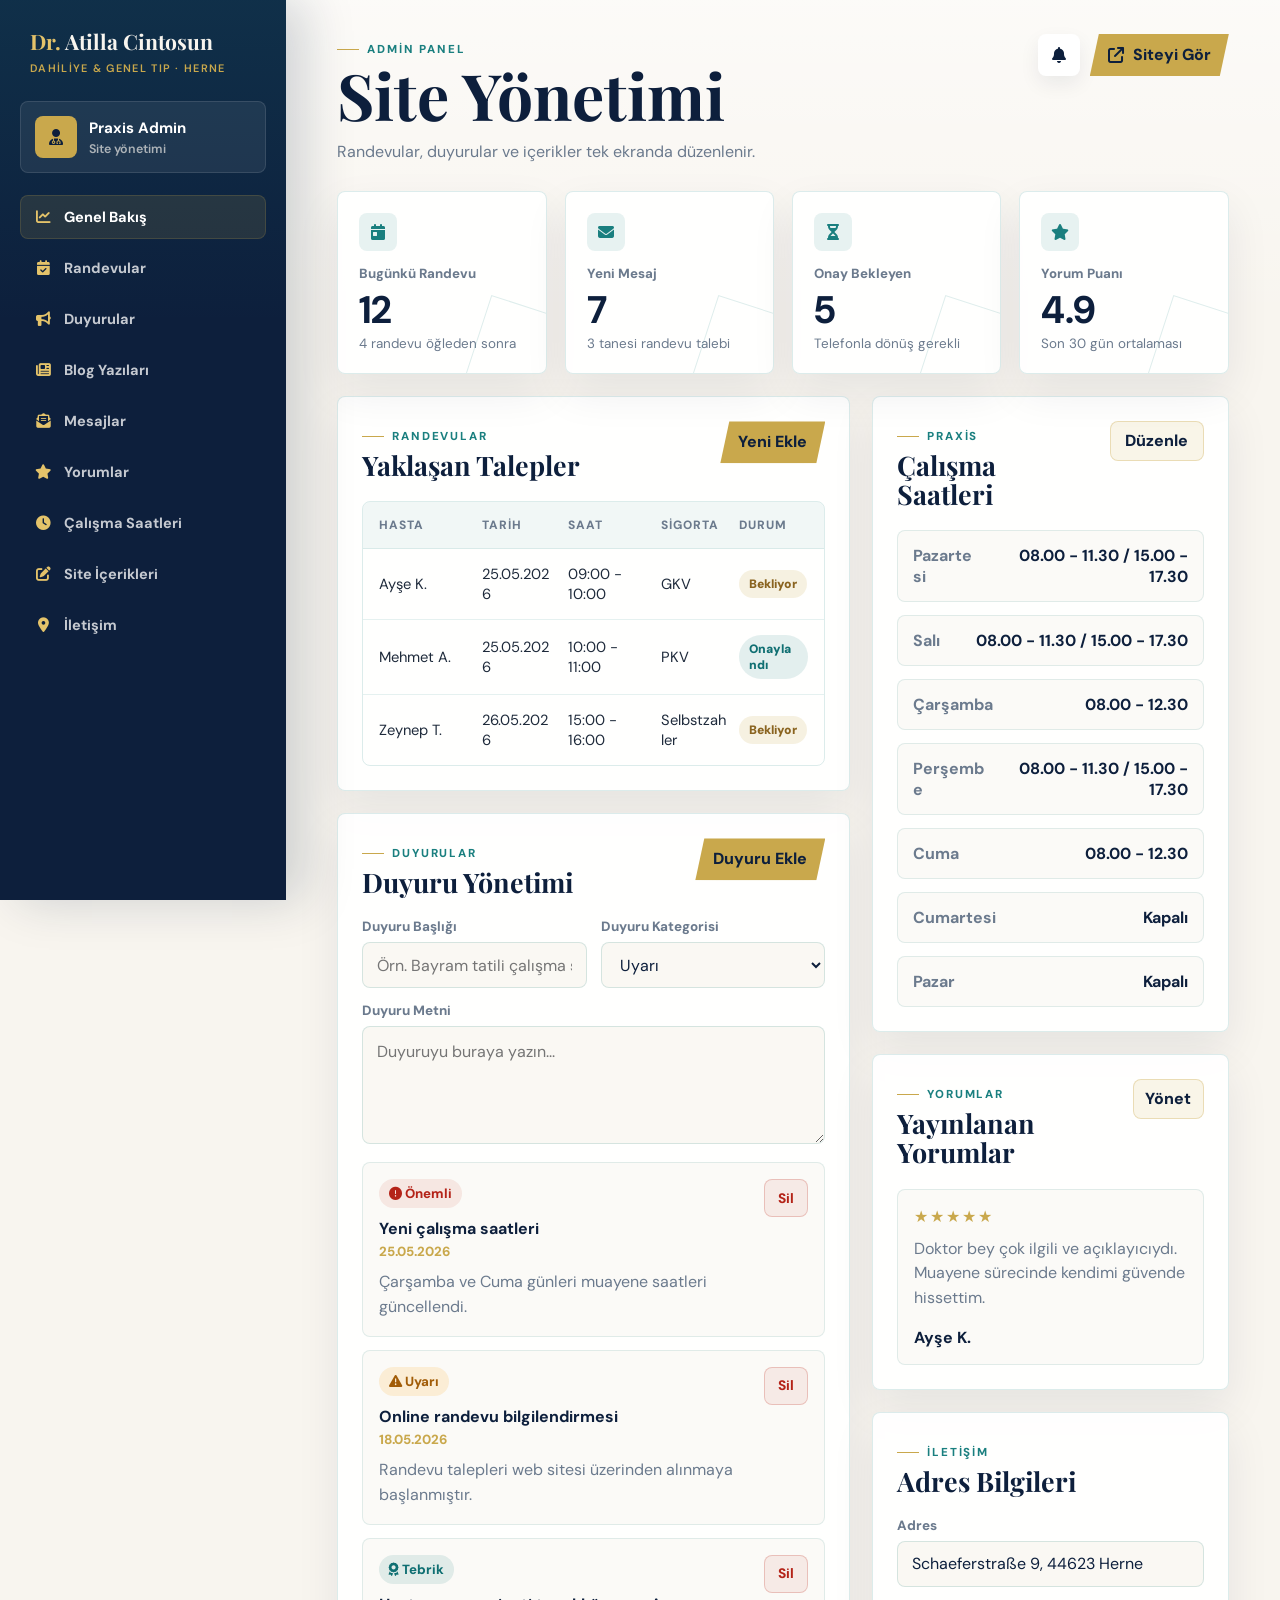
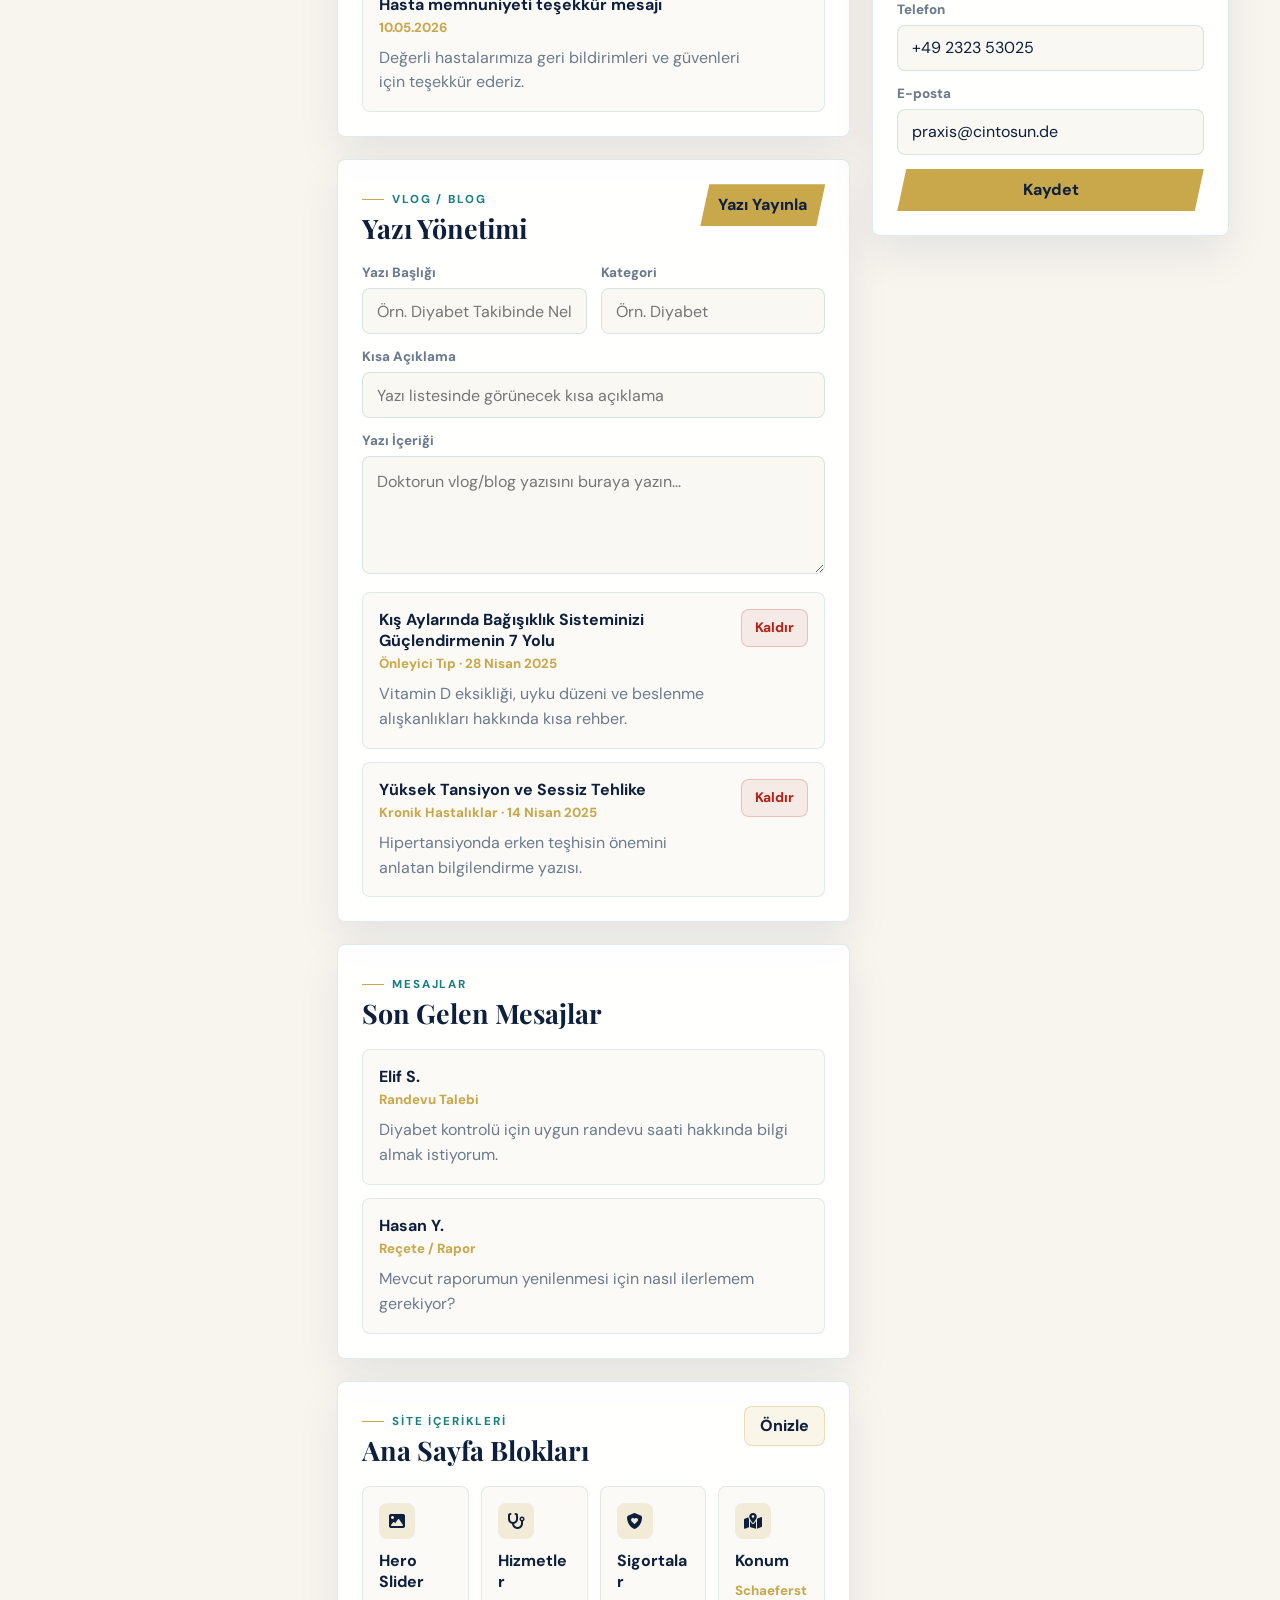
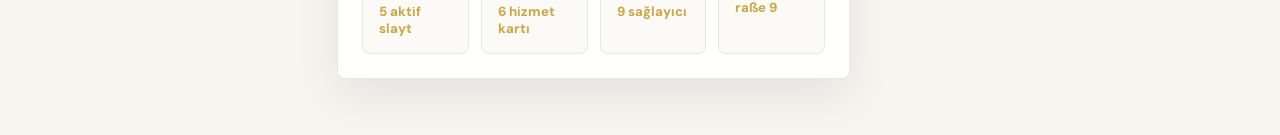
<file: adminpanel.html>
<!DOCTYPE html>
<html lang="tr">
<head>
  <meta charset="UTF-8">
  <meta name="viewport" content="width=device-width, initial-scale=1.0">
  <title>Admin Panel - Dr. Atilla Cintosun</title>
  <link rel="preconnect" href="https://fonts.googleapis.com">
  <link rel="preconnect" href="https://fonts.gstatic.com" crossorigin>
  <link href="https://fonts.googleapis.com/css2?family=Playfair+Display:wght@600;700&family=DM+Sans:wght@400;500;600;700;800&display=swap" rel="stylesheet">
  <link rel="stylesheet" href="https://cdnjs.cloudflare.com/ajax/libs/font-awesome/6.5.0/css/all.min.css">
  <link rel="stylesheet" href="css/reset.css">
  <link rel="stylesheet" href="css/adminpanel.css">
</head>
<body>
  <aside class="admin-sidebar">
    <a class="admin-brand" href="index.html">
      <span class="brand-title"><span>Dr.</span> Atilla Cintosun</span>
      <small>Dahiliye &amp; Genel Tıp · Herne</small>
    </a>

    <div class="admin-profile">
      <div class="profile-icon"><i class="fa fa-user-doctor"></i></div>
      <div>
        <strong>Praxis Admin</strong>
        <span>Site yönetimi</span>
      </div>
    </div>

    <nav class="admin-nav" aria-label="Admin navigasyon">
      <a class="active" href="#dashboard"><i class="fa fa-chart-line"></i> Genel Bakış</a>
      <a href="#appointments"><i class="fa fa-calendar-check"></i> Randevular</a>
      <a href="#announcements"><i class="fa fa-bullhorn"></i> Duyurular</a>
      <a href="#vlog-admin"><i class="fa fa-newspaper"></i> Blog Yazıları</a>
      <a href="#messages"><i class="fa fa-envelope-open-text"></i> Mesajlar</a>
      <a href="#reviews"><i class="fa fa-star"></i> Yorumlar</a>
      <a href="#hours"><i class="fa fa-clock"></i> Çalışma Saatleri</a>
      <a href="#content"><i class="fa fa-pen-to-square"></i> Site İçerikleri</a>
      <a href="#contact"><i class="fa fa-location-dot"></i> İletişim</a>
    </nav>
  </aside>

  <main class="admin-main">
    <header class="admin-topbar">
      <div>
        <span class="admin-kicker">Admin Panel</span>
        <h1>Site Yönetimi</h1>
        <p>Randevular, duyurular ve içerikler tek ekranda düzenlenir.</p>
      </div>

      <div class="admin-actions">
        <button type="button" aria-label="Bildirimler"><i class="fa fa-bell"></i></button>
        <a class="site-preview" href="index.html"><i class="fa fa-arrow-up-right-from-square"></i> Siteyi Gör</a>
      </div>
    </header>

    <section class="stats-grid" id="dashboard">
      <article class="stat-card">
        <i class="fa fa-calendar-day"></i>
        <span>Bugünkü Randevu</span>
        <strong>12</strong>
        <small>4 randevu öğleden sonra</small>
      </article>

      <article class="stat-card">
        <i class="fa fa-envelope"></i>
        <span>Yeni Mesaj</span>
        <strong>7</strong>
        <small>3 tanesi randevu talebi</small>
      </article>

      <article class="stat-card">
        <i class="fa fa-hourglass-half"></i>
        <span>Onay Bekleyen</span>
        <strong>5</strong>
        <small>Telefonla dönüş gerekli</small>
      </article>

      <article class="stat-card">
        <i class="fa fa-star"></i>
        <span>Yorum Puanı</span>
        <strong>4.9</strong>
        <small>Son 30 gün ortalaması</small>
      </article>
    </section>

    <section class="admin-layout">
      <div class="admin-column">
        <section class="panel-card" id="appointments">
          <div class="panel-header">
            <div>
              <span class="admin-kicker">Randevular</span>
              <h2>Yaklaşan Talepler</h2>
            </div>
            <button type="button" class="admin-primary">Yeni Ekle</button>
          </div>

          <div class="appointment-table">
            <div class="table-row table-head">
              <span>Hasta</span>
              <span>Tarih</span>
              <span>Saat</span>
              <span>Sigorta</span>
              <span>Durum</span>
            </div>
            <div class="table-row">
              <span>Ayşe K.</span>
              <span>25.05.2026</span>
              <span>09:00 - 10:00</span>
              <span>GKV</span>
              <span class="status pending">Bekliyor</span>
            </div>
            <div class="table-row">
              <span>Mehmet A.</span>
              <span>25.05.2026</span>
              <span>10:00 - 11:00</span>
              <span>PKV</span>
              <span class="status approved">Onaylandı</span>
            </div>
            <div class="table-row">
              <span>Zeynep T.</span>
              <span>26.05.2026</span>
              <span>15:00 - 16:00</span>
              <span>Selbstzahler</span>
              <span class="status pending">Bekliyor</span>
            </div>
          </div>
        </section>

        <section class="panel-card" id="announcements">
          <div class="panel-header">
            <div>
              <span class="admin-kicker">Duyurular</span>
              <h2>Duyuru Yönetimi</h2>
            </div>
            <button type="button" class="admin-primary">Duyuru Ekle</button>
          </div>

          <form class="admin-form announcement-admin-form">
            <div class="admin-form-grid">
              <label>
                <span>Duyuru Başlığı</span>
                <input type="text" placeholder="Örn. Bayram tatili çalışma saatleri">
              </label>
              <label>
                <span>Duyuru Kategorisi</span>
                <select>
                  <option>Uyarı</option>
                  <option>Önemli</option>
                  <option>Tebrik</option>
                </select>
              </label>
            </div>
            <label>
              <span>Duyuru Metni</span>
              <textarea placeholder="Duyuruyu buraya yazın..."></textarea>
            </label>
          </form>

          <div class="admin-list">
            <article>
              <div>
                <span class="announcement-badge important"><i class="fa fa-circle-exclamation"></i> Önemli</span>
                <strong>Yeni çalışma saatleri</strong>
                <span>25.05.2026</span>
                <p>Çarşamba ve Cuma günleri muayene saatleri güncellendi.</p>
              </div>
              <button type="button" class="danger-btn">Sil</button>
            </article>
            <article>
              <div>
                <span class="announcement-badge warning"><i class="fa fa-triangle-exclamation"></i> Uyarı</span>
                <strong>Online randevu bilgilendirmesi</strong>
                <span>18.05.2026</span>
                <p>Randevu talepleri web sitesi üzerinden alınmaya başlanmıştır.</p>
              </div>
              <button type="button" class="danger-btn">Sil</button>
            </article>
            <article>
              <div>
                <span class="announcement-badge congrats"><i class="fa fa-award"></i> Tebrik</span>
                <strong>Hasta memnuniyeti teşekkür mesajı</strong>
                <span>10.05.2026</span>
                <p>Değerli hastalarımıza geri bildirimleri ve güvenleri için teşekkür ederiz.</p>
              </div>
              <button type="button" class="danger-btn">Sil</button>
            </article>
          </div>
        </section>

        <section class="panel-card" id="vlog-admin">
          <div class="panel-header">
            <div>
              <span class="admin-kicker">Vlog / Blog</span>
              <h2>Yazı Yönetimi</h2>
            </div>
            <button type="button" class="admin-primary">Yazı Yayınla</button>
          </div>

          <form class="admin-form blog-admin-form">
            <div class="admin-form-grid">
              <label>
                <span>Yazı Başlığı</span>
                <input type="text" placeholder="Örn. Diyabet Takibinde Nelere Dikkat Edilmeli?">
              </label>
              <label>
                <span>Kategori</span>
                <input type="text" placeholder="Örn. Diyabet">
              </label>
            </div>
            <label>
              <span>Kısa Açıklama</span>
              <input type="text" placeholder="Yazı listesinde görünecek kısa açıklama">
            </label>
            <label>
              <span>Yazı İçeriği</span>
              <textarea placeholder="Doktorun vlog/blog yazısını buraya yazın..."></textarea>
            </label>
          </form>

          <div class="admin-list">
            <article>
              <div>
                <strong>Kış Aylarında Bağışıklık Sisteminizi Güçlendirmenin 7 Yolu</strong>
                <span>Önleyici Tıp · 28 Nisan 2025</span>
                <p>Vitamin D eksikliği, uyku düzeni ve beslenme alışkanlıkları hakkında kısa rehber.</p>
              </div>
              <button type="button" class="danger-btn">Kaldır</button>
            </article>
            <article>
              <div>
                <strong>Yüksek Tansiyon ve Sessiz Tehlike</strong>
                <span>Kronik Hastalıklar · 14 Nisan 2025</span>
                <p>Hipertansiyonda erken teşhisin önemini anlatan bilgilendirme yazısı.</p>
              </div>
              <button type="button" class="danger-btn">Kaldır</button>
            </article>
          </div>
        </section>

        <section class="panel-card" id="messages">
          <div class="panel-header">
            <div>
              <span class="admin-kicker">Mesajlar</span>
              <h2>Son Gelen Mesajlar</h2>
            </div>
          </div>

          <div class="message-list">
            <article>
              <strong>Elif S.</strong>
              <span>Randevu Talebi</span>
              <p>Diyabet kontrolü için uygun randevu saati hakkında bilgi almak istiyorum.</p>
            </article>
            <article>
              <strong>Hasan Y.</strong>
              <span>Reçete / Rapor</span>
              <p>Mevcut raporumun yenilenmesi için nasıl ilerlemem gerekiyor?</p>
            </article>
          </div>
        </section>

        <section class="panel-card" id="content">
          <div class="panel-header">
            <div>
              <span class="admin-kicker">Site İçerikleri</span>
              <h2>Ana Sayfa Blokları</h2>
            </div>
            <button type="button" class="admin-secondary">Önizle</button>
          </div>

          <div class="content-admin-grid">
            <article>
              <i class="fa fa-image"></i>
              <strong>Hero Slider</strong>
              <span>5 aktif slayt</span>
            </article>
            <article>
              <i class="fa fa-stethoscope"></i>
              <strong>Hizmetler</strong>
              <span>6 hizmet kartı</span>
            </article>
            <article>
              <i class="fa fa-shield-heart"></i>
              <strong>Sigortalar</strong>
              <span>9 sağlayıcı</span>
            </article>
            <article>
              <i class="fa fa-map-location-dot"></i>
              <strong>Konum</strong>
              <span>Schaeferstraße 9</span>
            </article>
          </div>
        </section>
      </div>

      <div class="admin-column">
        <section class="panel-card" id="hours">
          <div class="panel-header">
            <div>
              <span class="admin-kicker">Praxis</span>
              <h2>Çalışma Saatleri</h2>
            </div>
            <button type="button" class="admin-secondary">Düzenle</button>
          </div>

          <div class="hours-admin-list">
            <div><span>Pazartesi</span><strong>08.00 - 11.30 / 15.00 - 17.30</strong></div>
            <div><span>Salı</span><strong>08.00 - 11.30 / 15.00 - 17.30</strong></div>
            <div><span>Çarşamba</span><strong>08.00 - 12.30</strong></div>
            <div><span>Perşembe</span><strong>08.00 - 11.30 / 15.00 - 17.30</strong></div>
            <div><span>Cuma</span><strong>08.00 - 12.30</strong></div>
            <div><span>Cumartesi</span><strong>Kapalı</strong></div>
            <div><span>Pazar</span><strong>Kapalı</strong></div>
          </div>
        </section>

        <section class="panel-card" id="reviews">
          <div class="panel-header">
            <div>
              <span class="admin-kicker">Yorumlar</span>
              <h2>Yayınlanan Yorumlar</h2>
            </div>
            <button type="button" class="admin-secondary">Yönet</button>
          </div>

          <div class="review-admin-card">
            <div class="stars">★★★★★</div>
            <p>Doktor bey çok ilgili ve açıklayıcıydı. Muayene sürecinde kendimi güvende hissettim.</p>
            <strong>Ayşe K.</strong>
          </div>
        </section>

        <section class="panel-card" id="contact">
          <div class="panel-header">
            <div>
              <span class="admin-kicker">İletişim</span>
              <h2>Adres Bilgileri</h2>
            </div>
          </div>

          <form class="admin-form">
            <label>
              <span>Adres</span>
              <input type="text" value="Schaeferstraße 9, 44623 Herne">
            </label>
            <label>
              <span>Telefon</span>
              <input type="text" value="+49 2323 53025">
            </label>
            <label>
              <span>E-posta</span>
              <input type="email" value="praxis@cintosun.de">
            </label>
            <button type="button" class="admin-primary">Kaydet</button>
          </form>
        </section>
      </div>
    </section>
  </main>
</body>
</html>
</file>
<file: css/adminpanel.css>
:root {
  --admin-bg: #f8f5ef;
  --admin-card: #ffffff;
  --admin-ink: #1e2a3b;
  --admin-muted: #6b7a8d;
  --admin-border: rgba(26, 127, 127, 0.15);
  --admin-shadow: 0 18px 44px rgba(13, 31, 60, 0.08);
  --admin-shadow-sm: 0 8px 20px rgba(13, 31, 60, 0.07);
  --admin-radius: 8px;
}

html {
  overflow-x: hidden;
}

body {
  min-height: 100vh;
  display: grid;
  grid-template-columns: 286px minmax(0, 1fr);
  color: var(--admin-ink);
  background:
    linear-gradient(180deg, rgba(255, 255, 255, 0.56), rgba(255, 255, 255, 0) 320px),
    var(--admin-bg);
  font-family: "DM Sans", Arial, sans-serif;
  overflow-x: hidden;
}

button {
  font: inherit;
}

.admin-sidebar {
  position: sticky;
  top: 0;
  height: 100vh;
  padding: 26px 20px;
  background:
    linear-gradient(180deg, rgba(35, 168, 168, 0.12), transparent 36%),
    var(--navy);
  color: var(--white);
  box-shadow: 18px 0 48px rgba(13, 31, 60, 0.18);
  overflow-y: auto;
}

.admin-brand {
  display: grid;
  gap: 7px;
  padding: 4px 10px 22px;
  color: var(--cream);
  text-decoration: none;
}

.brand-title {
  font-family: "Playfair Display", serif;
  font-size: 1.32rem;
  font-weight: 700;
  line-height: 1.12;
}

.brand-title span {
  color: var(--gold-light);
}

.admin-brand small {
  color: var(--gold);
  font-size: 0.68rem;
  font-weight: 600;
  letter-spacing: 0.12em;
  line-height: 1.35;
  text-transform: uppercase;
}

.admin-profile {
  display: flex;
  align-items: center;
  gap: 12px;
  margin: 4px 0 22px;
  padding: 14px;
  border: 1px solid rgba(255, 255, 255, 0.11);
  border-radius: var(--admin-radius);
  background: rgba(255, 255, 255, 0.07);
}

.profile-icon {
  width: 42px;
  height: 42px;
  display: grid;
  place-items: center;
  flex: 0 0 auto;
  border-radius: var(--admin-radius);
  color: var(--navy);
  background: var(--gold);
}

.admin-profile strong,
.admin-profile span {
  display: block;
}

.admin-profile strong {
  color: var(--white);
  font-size: 0.94rem;
}

.admin-profile span {
  margin-top: 3px;
  color: rgba(248, 245, 239, 0.66);
  font-size: 0.78rem;
  font-weight: 600;
}

.admin-nav {
  display: grid;
  gap: 7px;
}

.admin-nav a {
  min-height: 44px;
  display: flex;
  align-items: center;
  gap: 12px;
  padding: 0 13px;
  border: 1px solid transparent;
  border-radius: var(--admin-radius);
  color: rgba(255, 255, 255, 0.76);
  text-decoration: none;
  font-size: 0.91rem;
  font-weight: 700;
  transition: background 0.2s ease, border-color 0.2s ease, color 0.2s ease, transform 0.2s ease;
}

.admin-nav a:hover,
.admin-nav a.active {
  color: var(--white);
  border-color: rgba(201, 168, 76, 0.18);
  background: rgba(201, 168, 76, 0.13);
}

.admin-nav a:hover {
  transform: translateX(2px);
}

.admin-nav i {
  width: 18px;
  flex: 0 0 18px;
  color: var(--gold-light);
  text-align: center;
}

.admin-main {
  min-width: 0;
  padding: 34px clamp(22px, 4vw, 56px) 56px;
}

.admin-topbar {
  display: flex;
  align-items: flex-start;
  justify-content: space-between;
  gap: 24px;
  margin-bottom: 26px;
}

.admin-kicker {
  display: inline-flex;
  align-items: center;
  gap: 8px;
  color: var(--teal);
  font-size: 0.72rem;
  font-weight: 800;
  letter-spacing: 0.16em;
  text-transform: uppercase;
}

.admin-kicker::before {
  content: "";
  width: 22px;
  height: 1px;
  background: var(--gold);
}

.admin-topbar h1,
.panel-header h2 {
  margin: 7px 0 0;
  color: var(--navy);
  font-family: "Playfair Display", serif;
  letter-spacing: 0;
}

.admin-topbar h1 {
  font-size: clamp(2.35rem, 5vw, 4.7rem);
  line-height: 0.96;
}

.admin-topbar p {
  max-width: 580px;
  margin: 14px 0 0;
  color: var(--text-muted);
  font-size: 1rem;
  line-height: 1.6;
}

.admin-actions {
  display: flex;
  align-items: center;
  gap: 10px;
  flex: 0 0 auto;
}

.admin-actions button,
.site-preview,
.admin-primary,
.admin-secondary,
.danger-btn {
  min-height: 42px;
  display: inline-flex;
  align-items: center;
  justify-content: center;
  gap: 9px;
  border: 0;
  cursor: pointer;
  text-decoration: none;
  font-weight: 800;
  line-height: 1;
  transition: transform 0.2s ease, box-shadow 0.2s ease, background 0.2s ease, color 0.2s ease;
}

.admin-actions button {
  width: 42px;
  color: var(--navy);
  border-radius: var(--admin-radius);
  background: var(--white);
  box-shadow: var(--admin-shadow-sm);
}

.site-preview,
.admin-primary {
  padding: 0 18px;
  color: var(--navy);
  background: var(--gold);
  clip-path: polygon(9px 0, 100% 0, calc(100% - 9px) 100%, 0 100%);
  box-shadow: 0 14px 28px rgba(201, 168, 76, 0.2);
}

.admin-secondary {
  min-height: 40px;
  padding: 0 15px;
  border: 1px solid rgba(201, 168, 76, 0.32);
  border-radius: var(--admin-radius);
  color: var(--navy);
  background: rgba(201, 168, 76, 0.12);
}

.admin-actions button:hover,
.site-preview:hover,
.admin-primary:hover,
.admin-secondary:hover {
  transform: translateY(-1px);
}

.site-preview:hover,
.admin-primary:hover {
  color: var(--white);
  background: var(--teal);
}

.stats-grid {
  display: grid;
  grid-template-columns: repeat(4, minmax(0, 1fr));
  gap: 18px;
  margin-bottom: 22px;
}

.stat-card,
.panel-card {
  border: 1px solid var(--admin-border);
  border-radius: var(--admin-radius);
  background: rgba(255, 255, 255, 0.92);
  box-shadow: var(--admin-shadow);
}

.stat-card {
  position: relative;
  min-height: 154px;
  padding: 21px;
  overflow: hidden;
}

.stat-card::after {
  content: "";
  position: absolute;
  inset: auto -34px -44px auto;
  width: 108px;
  height: 108px;
  border: 1px solid rgba(26, 127, 127, 0.14);
  transform: rotate(18deg);
}

.stat-card i {
  width: 38px;
  height: 38px;
  display: grid;
  place-items: center;
  margin-bottom: 14px;
  border-radius: var(--admin-radius);
  color: var(--teal);
  background: rgba(26, 127, 127, 0.1);
}

.stat-card span,
.stat-card small {
  display: block;
  color: var(--admin-muted);
}

.stat-card span {
  font-size: 0.83rem;
  font-weight: 800;
}

.stat-card strong {
  display: block;
  margin: 9px 0 6px;
  color: var(--navy);
  font-size: clamp(2rem, 3vw, 3rem);
  line-height: 1;
}

.stat-card small {
  font-size: 0.84rem;
}

.admin-layout {
  display: grid;
  grid-template-columns: minmax(0, 1.18fr) minmax(330px, 0.82fr);
  gap: 22px;
  align-items: start;
}

.admin-column {
  display: grid;
  gap: 22px;
}

.panel-card {
  padding: 24px;
}

.panel-header {
  display: flex;
  align-items: flex-start;
  justify-content: space-between;
  gap: 16px;
  margin-bottom: 21px;
}

.panel-header h2 {
  font-size: clamp(1.52rem, 2.1vw, 2.24rem);
  line-height: 1.08;
}

.appointment-table {
  display: grid;
  overflow-x: auto;
  -webkit-overflow-scrolling: touch;
  border: 1px solid var(--admin-border);
  border-radius: var(--admin-radius);
}

.table-row {
  display: grid;
  grid-template-columns: 1.18fr 0.95fr 1.05fr 0.85fr 0.9fr;
  gap: 12px;
  align-items: center;
  padding: 15px 16px;
  border-bottom: 1px solid rgba(26, 127, 127, 0.11);
  font-size: 0.92rem;
}

.table-row:last-child {
  border-bottom: 0;
}

.table-head {
  color: var(--admin-muted);
  background: rgba(26, 127, 127, 0.06);
  font-size: 0.75rem;
  font-weight: 800;
  letter-spacing: 0.08em;
  text-transform: uppercase;
}

.status,
.announcement-badge {
  width: fit-content;
  display: inline-flex;
  align-items: center;
  gap: 7px;
  padding: 6px 10px;
  border-radius: 999px;
  font-size: 0.76rem;
  font-weight: 900;
}

.status.pending {
  color: #8a6420;
  background: rgba(201, 168, 76, 0.16);
}

.status.approved {
  color: #0f6f72;
  background: rgba(26, 127, 127, 0.12);
}

.message-list,
.hours-admin-list,
.admin-list {
  display: grid;
  gap: 13px;
}

.message-list article,
.hours-admin-list div,
.review-admin-card,
.admin-list article,
.content-admin-grid article {
  border: 1px solid rgba(26, 127, 127, 0.12);
  border-radius: var(--admin-radius);
  background: #fbfaf7;
}

.message-list article,
.review-admin-card,
.admin-list article {
  padding: 16px;
}

.message-list strong,
.message-list span,
.admin-list strong,
.admin-list span {
  display: block;
}

.message-list strong,
.admin-list strong,
.review-admin-card strong,
.content-admin-grid strong {
  color: var(--navy);
}

.message-list span,
.admin-list span,
.content-admin-grid span {
  margin-top: 4px;
  color: var(--gold);
  font-size: 0.83rem;
  font-weight: 800;
}

.message-list p,
.review-admin-card p,
.admin-list p {
  margin: 10px 0 0;
  color: var(--admin-muted);
  line-height: 1.55;
}

.hours-admin-list div {
  display: flex;
  align-items: center;
  justify-content: space-between;
  gap: 14px;
  padding: 14px 15px;
}

.hours-admin-list span {
  color: var(--admin-muted);
  font-weight: 700;
}

.hours-admin-list strong {
  color: var(--navy);
  text-align: right;
}

.stars {
  color: var(--gold);
  letter-spacing: 0.12em;
}

.review-admin-card strong {
  display: block;
  margin-top: 16px;
}

.admin-form {
  display: grid;
  gap: 14px;
}

.admin-form label {
  display: grid;
  gap: 7px;
}

.admin-form label span {
  color: var(--admin-muted);
  font-size: 0.84rem;
  font-weight: 800;
}

.admin-form input,
.admin-form select,
.admin-form textarea {
  width: 100%;
  border: 1px solid rgba(26, 127, 127, 0.16);
  border-radius: var(--admin-radius);
  outline: none;
  color: var(--navy);
  background: rgba(248, 245, 239, 0.72);
  font: inherit;
}

.admin-form input,
.admin-form select {
  min-height: 46px;
  padding: 0 14px;
}

.admin-form select {
  cursor: pointer;
}

.admin-form textarea {
  min-height: 118px;
  resize: vertical;
  padding: 13px 14px;
  line-height: 1.55;
}

.admin-form input:focus,
.admin-form select:focus,
.admin-form textarea:focus {
  border-color: var(--gold);
  background: var(--white);
  box-shadow: 0 0 0 4px rgba(201, 168, 76, 0.14);
}

.admin-form-grid {
  display: grid;
  grid-template-columns: repeat(2, minmax(0, 1fr));
  gap: 14px;
}

.announcement-admin-form,
.blog-admin-form {
  margin-bottom: 18px;
}

.admin-list article {
  display: grid;
  grid-template-columns: minmax(0, 1fr) auto;
  gap: 16px;
  align-items: start;
}

.admin-list .announcement-badge {
  margin: 0 0 10px;
}

.announcement-badge.warning {
  color: #a15c07;
  background: rgba(245, 158, 11, 0.14);
}

.announcement-badge.important {
  color: #b42318;
  background: rgba(192, 57, 43, 0.1);
}

.announcement-badge.congrats {
  color: #0f6f72;
  background: rgba(26, 127, 127, 0.12);
}

.danger-btn {
  min-height: 38px;
  padding: 0 13px;
  border: 1px solid rgba(192, 57, 43, 0.24);
  border-radius: var(--admin-radius);
  color: #b42318;
  background: rgba(192, 57, 43, 0.08);
  font-size: 0.86rem;
}

.danger-btn:hover {
  color: var(--white);
  background: #b42318;
}

.content-admin-grid {
  display: grid;
  grid-template-columns: repeat(4, minmax(0, 1fr));
  gap: 12px;
}

.content-admin-grid article {
  min-height: 132px;
  display: grid;
  align-content: start;
  gap: 7px;
  padding: 16px;
}

.content-admin-grid i {
  width: 36px;
  height: 36px;
  display: grid;
  place-items: center;
  margin-bottom: 4px;
  border-radius: var(--admin-radius);
  color: var(--navy);
  background: rgba(201, 168, 76, 0.18);
}

@media (max-width: 1180px) {
  body {
    grid-template-columns: 1fr;
  }

  .admin-sidebar {
    position: static;
    height: auto;
  }

  .admin-nav {
    grid-template-columns: repeat(auto-fit, minmax(170px, 1fr));
  }

  .stats-grid,
  .admin-layout {
    grid-template-columns: repeat(2, minmax(0, 1fr));
  }

  .content-admin-grid {
    grid-template-columns: repeat(2, minmax(0, 1fr));
  }
}

@media (max-width: 820px) {
  .admin-main {
    padding: 26px 18px 42px;
  }

  .admin-topbar,
  .panel-header {
    flex-direction: column;
  }

  .admin-actions {
    width: 100%;
    flex-wrap: wrap;
  }

  .site-preview {
    flex: 1 1 190px;
  }

  .admin-nav,
  .stats-grid,
  .admin-layout {
    grid-template-columns: 1fr;
  }

  .table-row {
    min-width: 610px;
  }

  .hours-admin-list div {
    align-items: flex-start;
    flex-direction: column;
  }

  .hours-admin-list strong {
    text-align: left;
  }

  .admin-form-grid,
  .admin-list article {
    grid-template-columns: 1fr;
  }
}

@media (max-width: 540px) {
  .admin-sidebar {
    padding: 22px 16px;
  }

  .admin-brand {
    padding-inline: 4px;
  }

  .admin-topbar h1 {
    font-size: clamp(2.15rem, 14vw, 3.2rem);
  }

  .panel-card,
  .stat-card {
    padding: 18px;
  }

  .content-admin-grid {
    grid-template-columns: 1fr;
  }

  .table-row {
    min-width: 550px;
  }

  .admin-primary,
  .admin-secondary,
  .danger-btn {
    width: 100%;
  }
}
</file>
